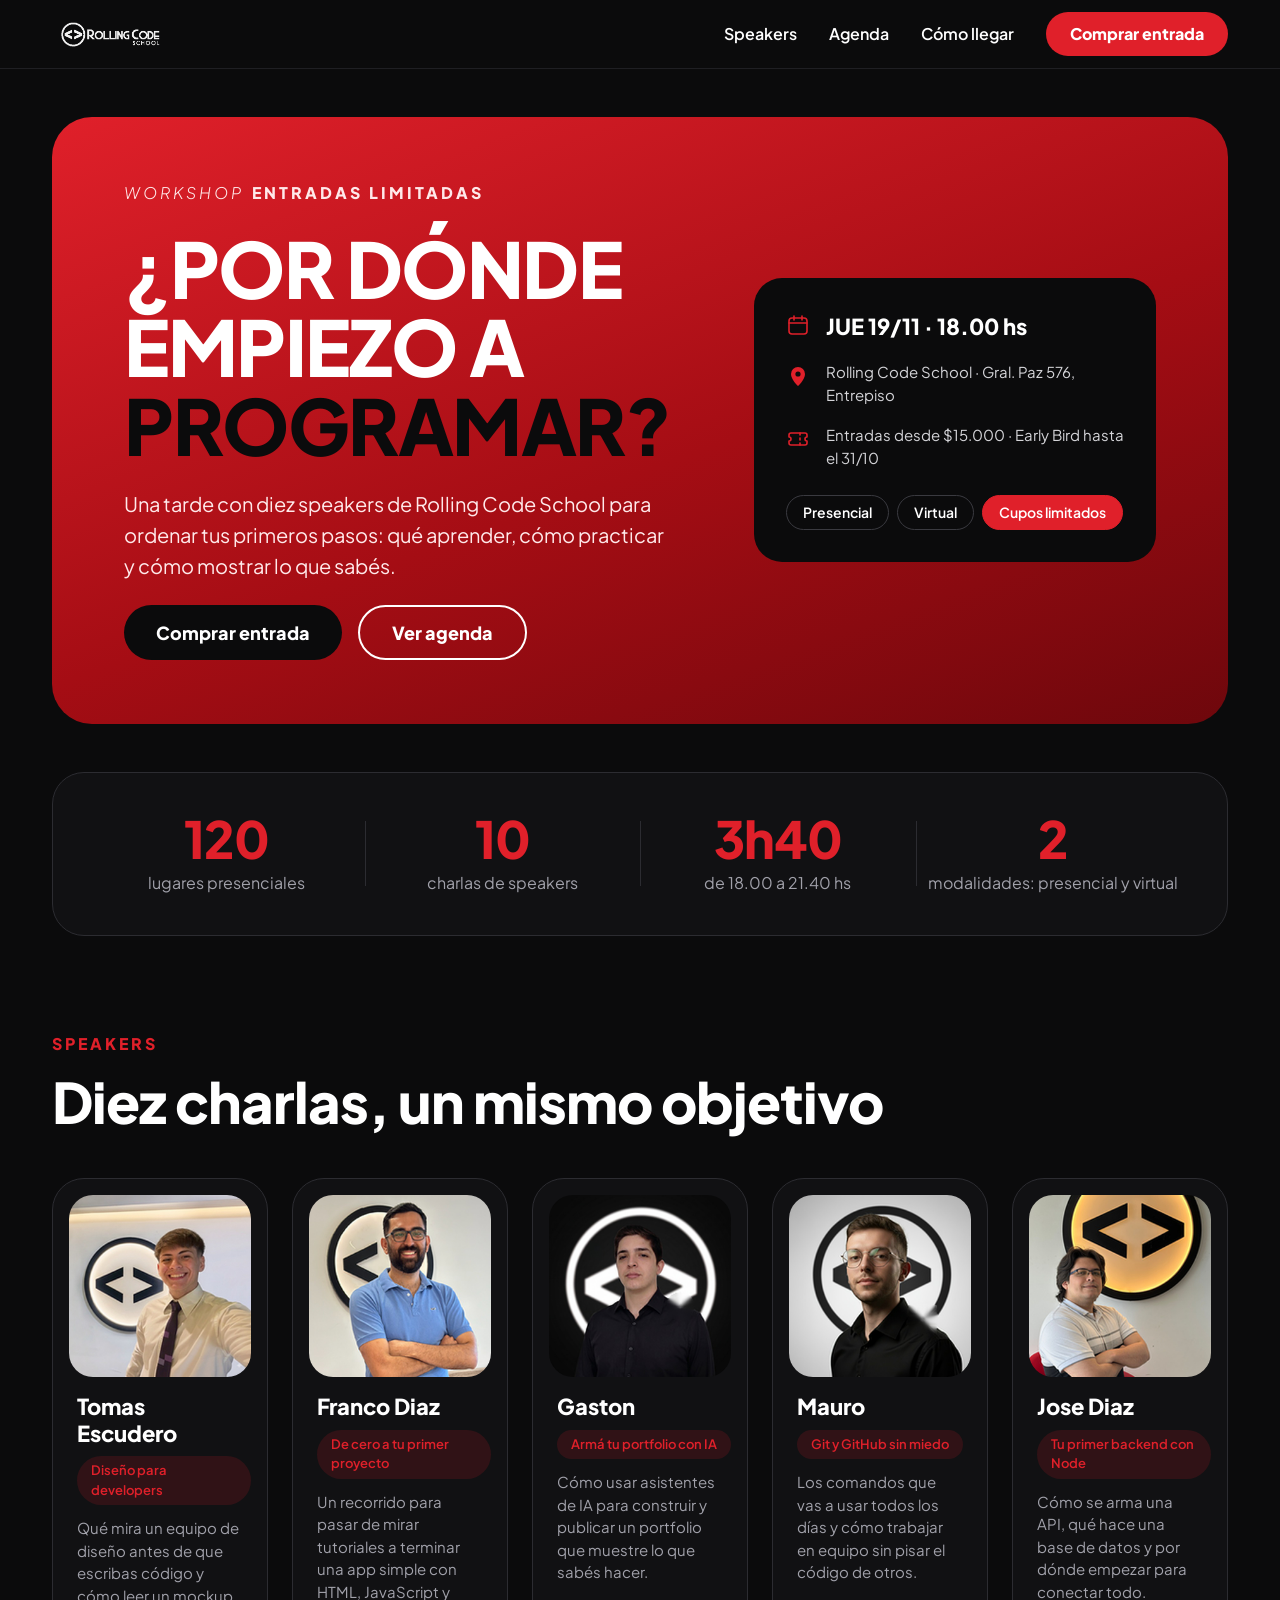
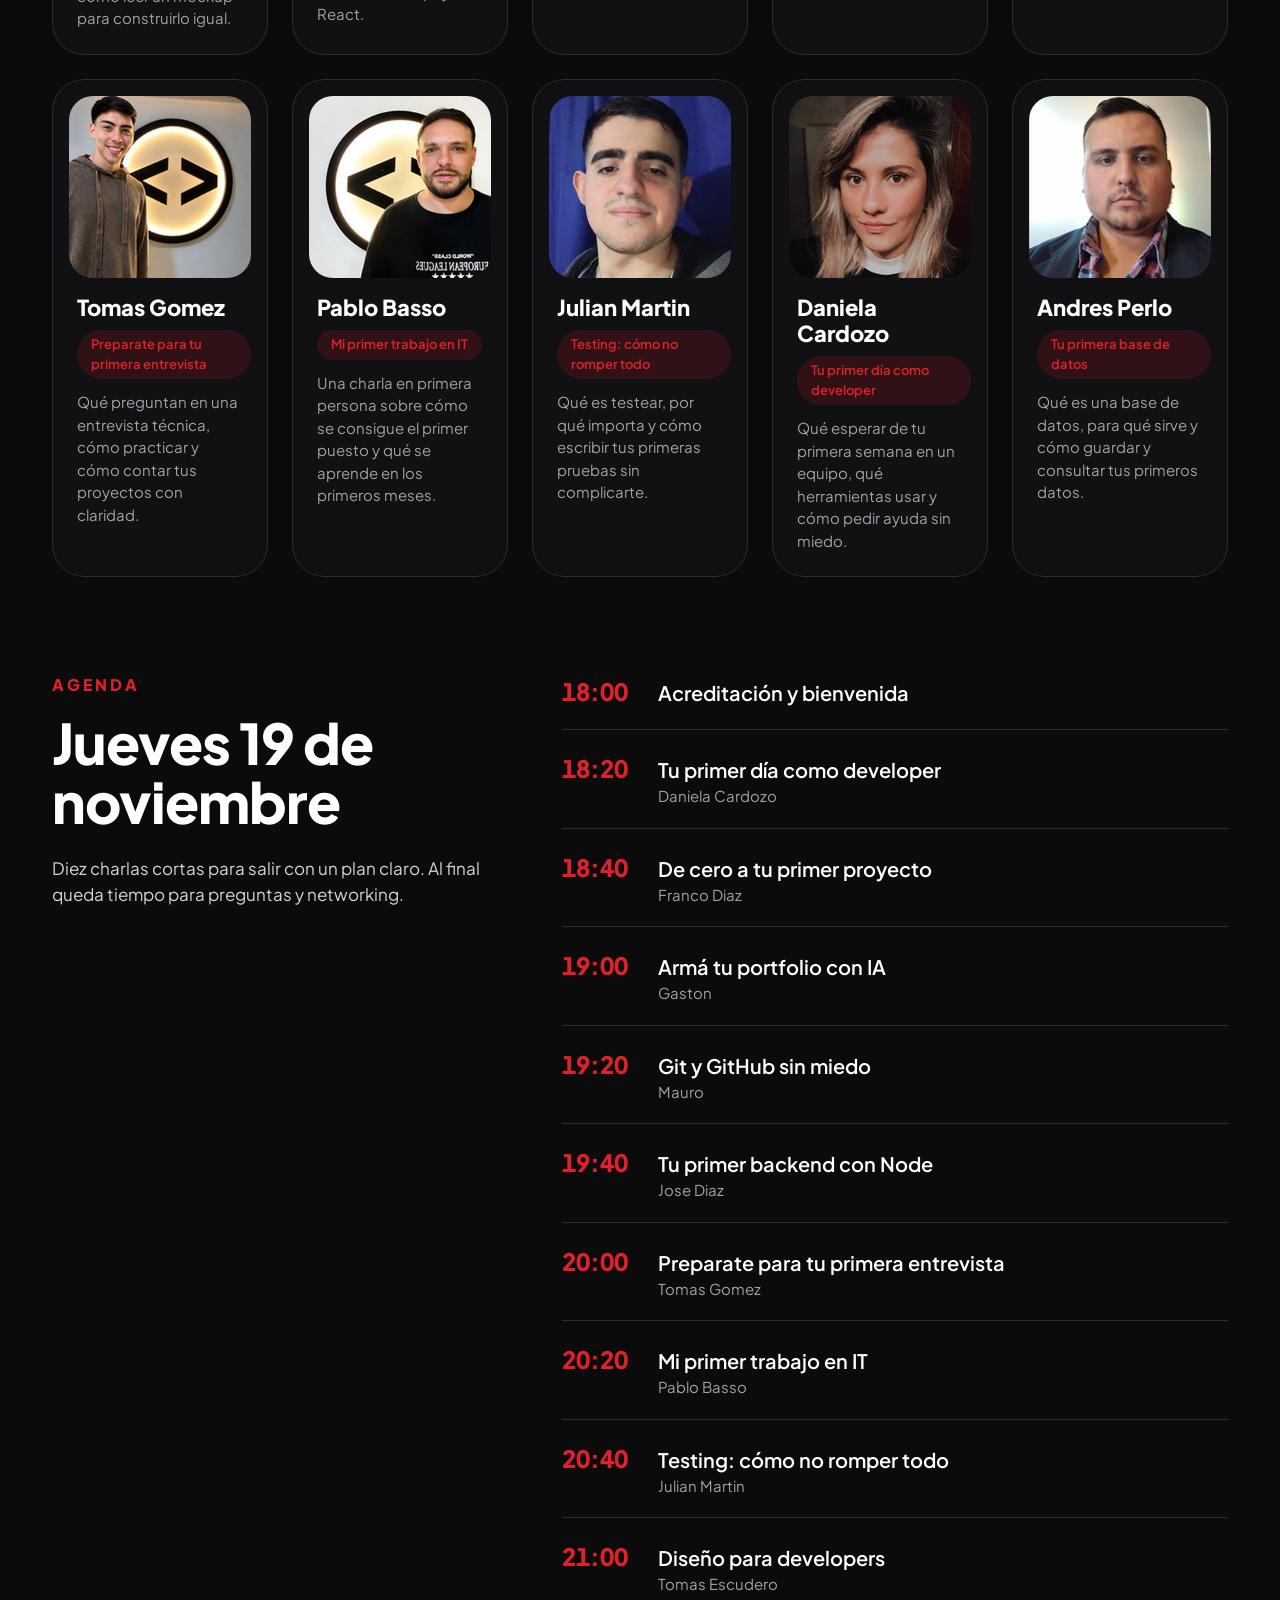
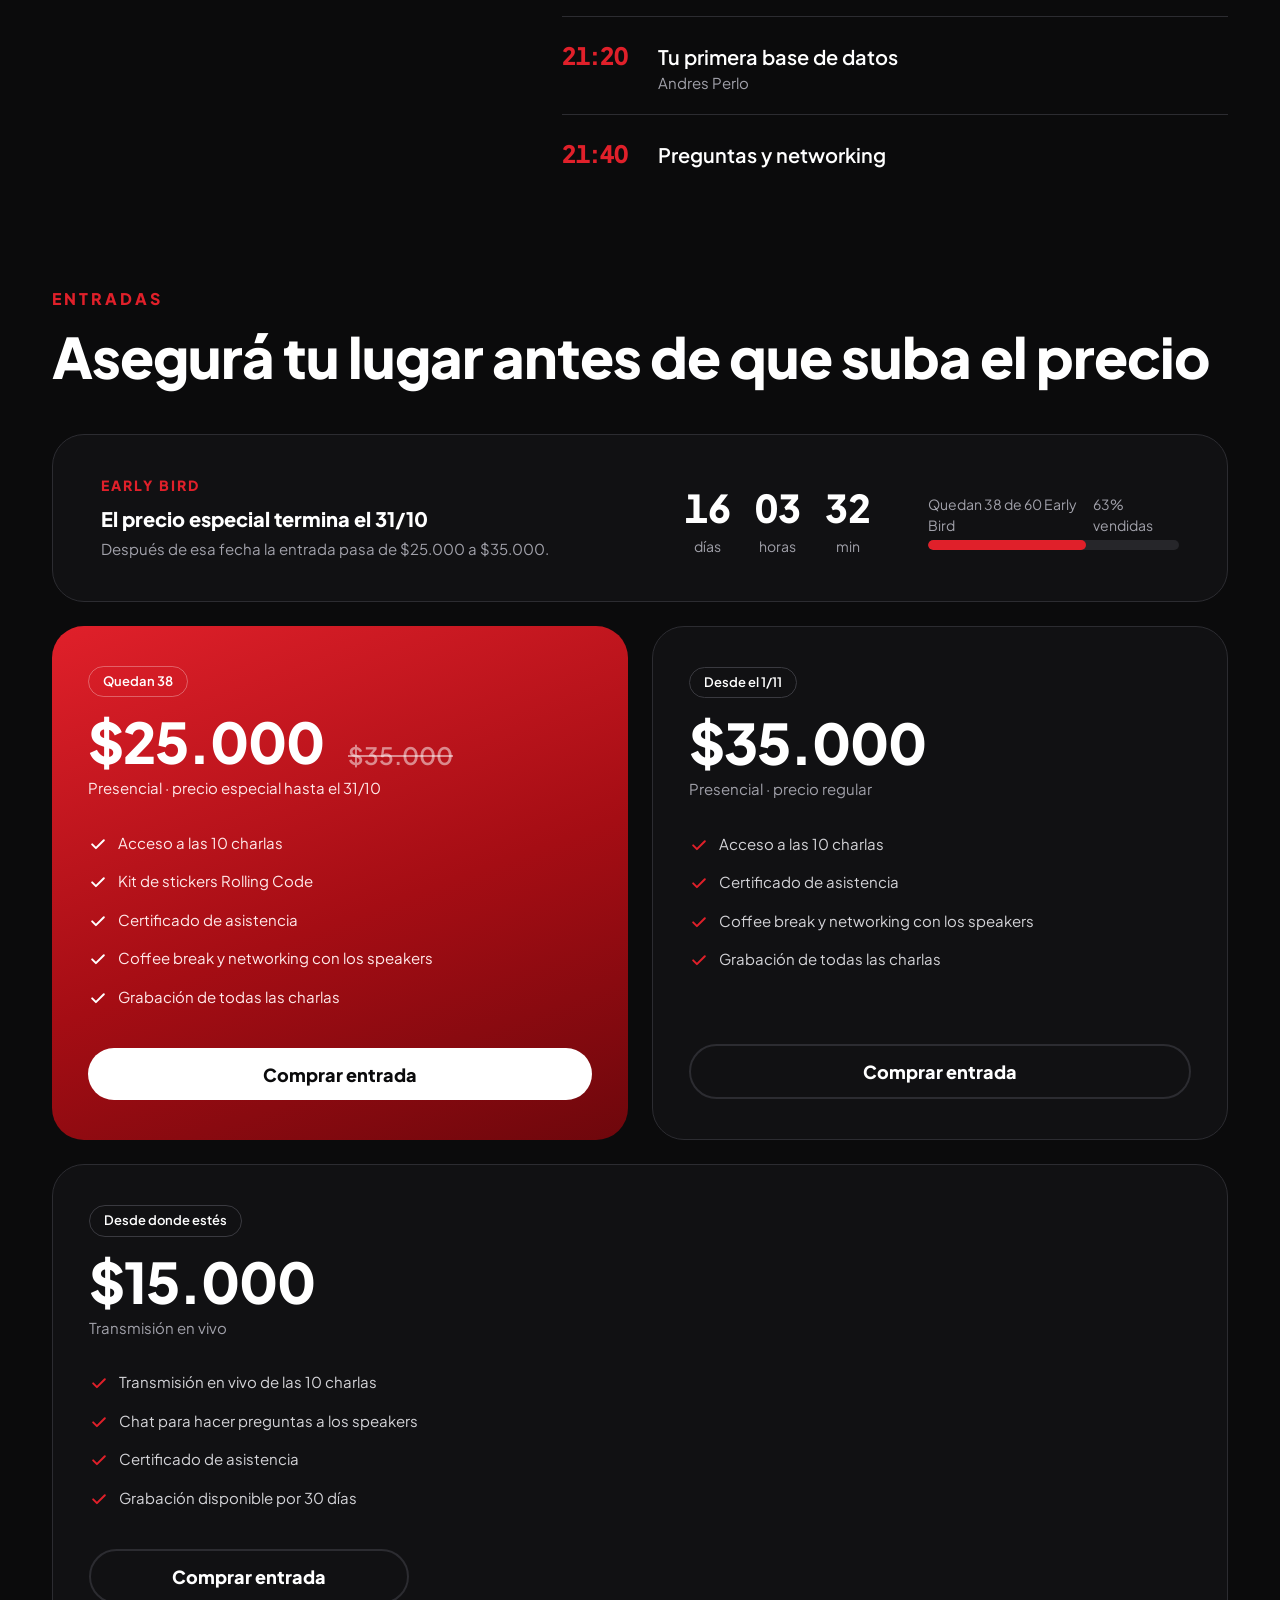
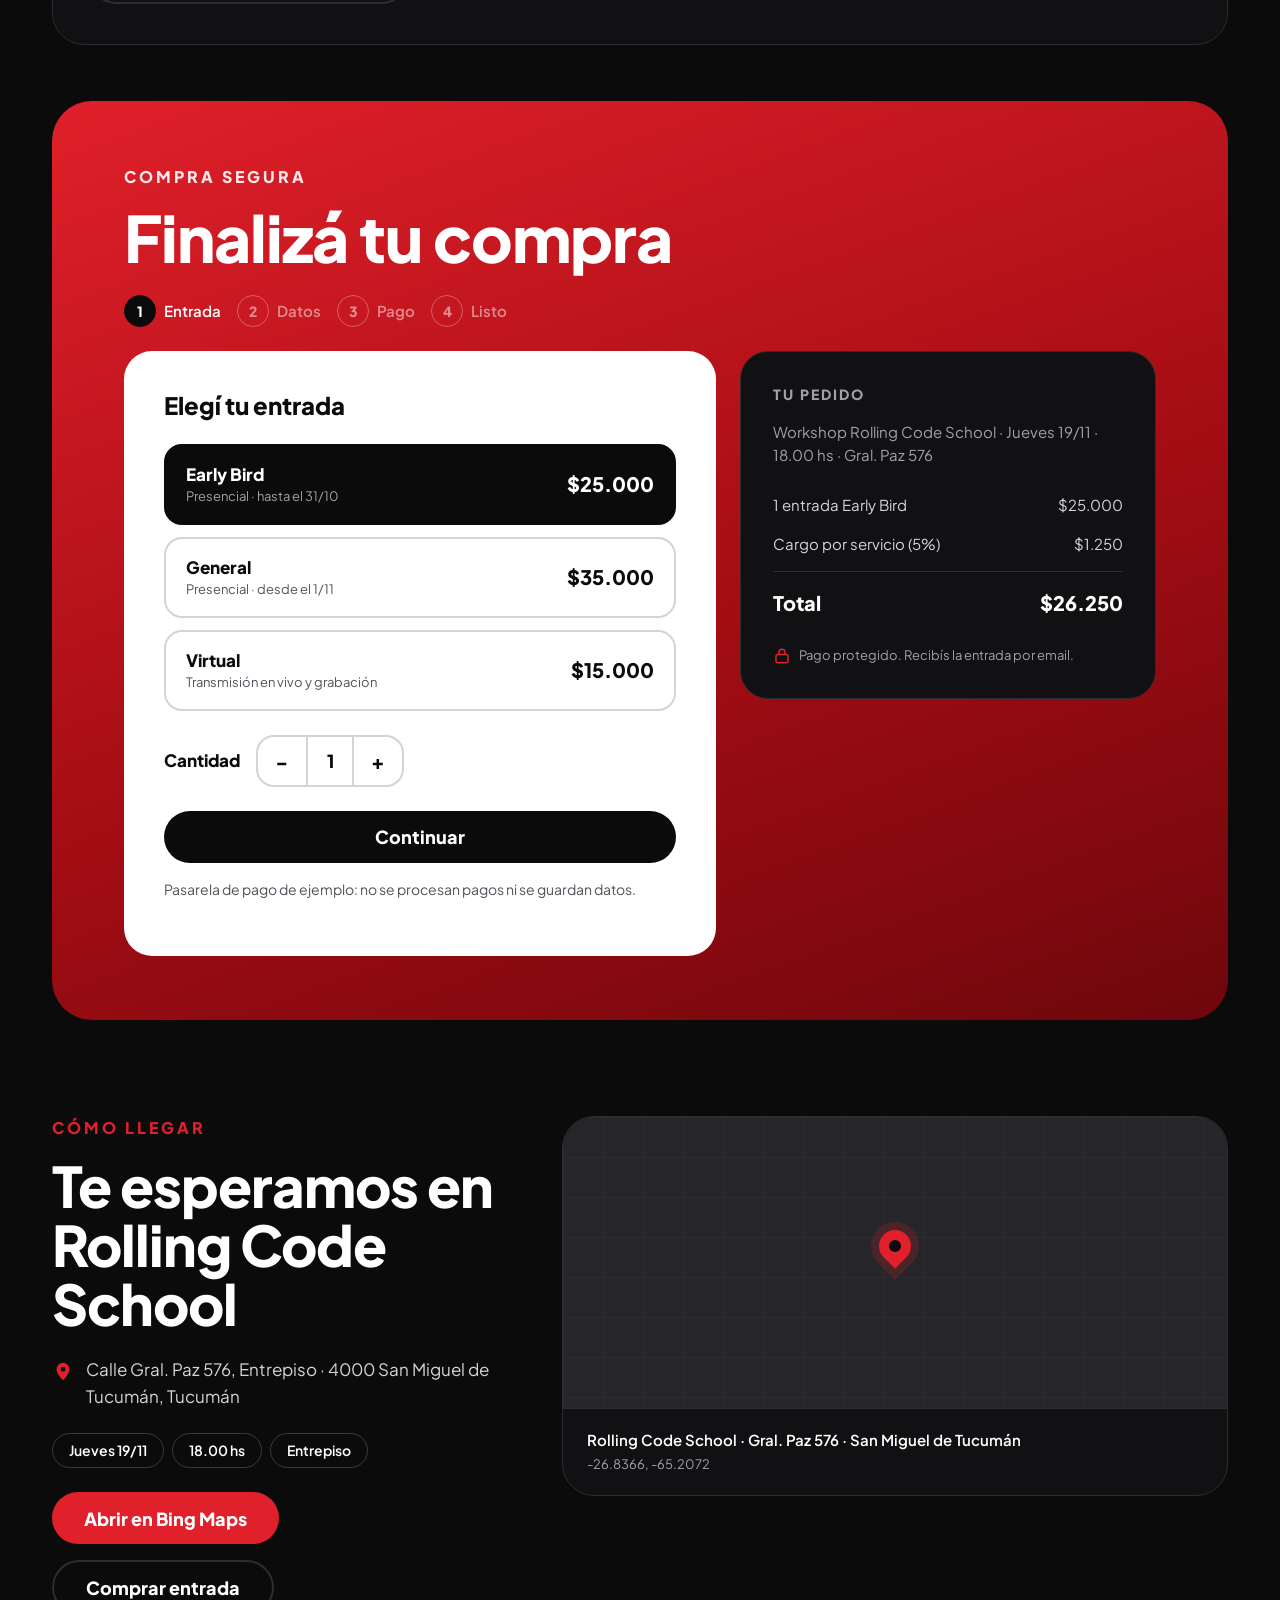
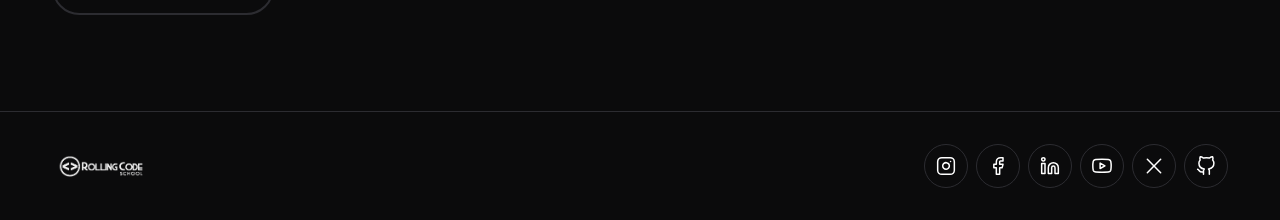
<file: index.html>
<!DOCTYPE html>
<html lang="es">
<head>
  <meta charset="UTF-8">
  <meta name="viewport" content="width=device-width, initial-scale=1">
  <title>¿Por dónde empiezo a programar? — Workshop Rolling Code</title>
  <meta name="description" content="Workshop presencial y virtual de Rolling Code School. Diez charlas para ordenar tus primeros pasos en programación. Jueves 19/11, 18 hs.">
  <link href="https://fonts.googleapis.com/css2?family=Plus+Jakarta+Sans:ital,wght@0,400;0,600;0,800;1,300&display=swap" rel="stylesheet">
  <link href="https://cdn.jsdelivr.net/npm/bootstrap@5.3.3/dist/css/bootstrap.min.css" rel="stylesheet">
  <link rel="stylesheet" href="https://cdn.jsdelivr.net/npm/bootstrap-icons@1.11.3/font/bootstrap-icons.min.css">
  <link href="css/styles.css" rel="stylesheet">
</head>
<body>

  <!-- ============================== NAVBAR ============================== -->
  <nav class="navbar navbar-expand-lg navbar-dark navbar-rc sticky-top">
    <div class="container">
      <a class="navbar-brand d-flex align-items-center" href="#">
        <img src="img/logo/logo-rolling-blanco.png" alt="Rolling Code School" class="navbar-logo">
      </a>
      <button class="navbar-toggler border-0" type="button" data-bs-toggle="collapse" data-bs-target="#navbarMain" aria-controls="navbarMain" aria-expanded="false" aria-label="Abrir menú">
        <span class="navbar-toggler-icon"></span>
      </button>
      <div class="collapse navbar-collapse" id="navbarMain">
        <ul class="navbar-nav ms-auto me-3 align-items-lg-center">
          <li class="nav-item"><a class="nav-link" href="#speakers">Speakers</a></li>
          <li class="nav-item"><a class="nav-link" href="#agenda">Agenda</a></li>
          <li class="nav-item"><a class="nav-link" href="#como-llegar">Cómo llegar</a></li>
        </ul>
        <a href="#entradas" class="btn-rc btn-rc-red btn-nav">Comprar entrada</a>
      </div>
    </div>
  </nav>

  <main>

    <!-- ============================== HERO ============================== -->
    <section class="hero-section" aria-label="Hero">
      <div class="container">
        <div class="hero-block">
          <div class="row align-items-center g-5">
            <div class="col-lg-7">
              <p class="hero-label">
                <span class="word-workshop">WORKSHOP</span>
                <span>ENTRADAS LIMITADAS</span>
              </p>
              <h1>¿POR DÓNDE EMPIEZO A <span class="word-black">PROGRAMAR?</span></h1>
              <p class="hero-paragraph mt-4" style="max-width:540px;">Una tarde con diez speakers de Rolling Code School para ordenar tus primeros pasos: qué aprender, cómo practicar y cómo mostrar lo que sabés.</p>
              <div class="d-flex flex-wrap gap-3 mt-4">
                <a href="#entradas" class="btn-rc btn-rc-black">Comprar entrada</a>
                <a href="#agenda" class="btn-rc btn-rc-outline-white">Ver agenda</a>
              </div>
            </div>
            <div class="col-lg-5">
              <div class="hero-info-card">
                <div class="info-row">
                  <img src="img/iconos/calendario.svg" alt="" class="info-icon" aria-hidden="true">
                  <div>
                    <p class="info-date">JUE 19/11 · 18.00 hs</p>
                  </div>
                </div>
                <div class="info-row">
                  <img src="img/iconos/ubicacion.svg" alt="" class="info-icon" aria-hidden="true">
                  <div>
                    <p class="info-detail">Rolling Code School · Gral. Paz 576, Entrepiso</p>
                  </div>
                </div>
                <div class="info-row">
                  <img src="img/iconos/entrada.svg" alt="" class="info-icon" aria-hidden="true">
                  <div>
                    <p class="info-price">Entradas desde $15.000 · Early Bird hasta el 31/10</p>
                  </div>
                </div>
                <div class="d-flex flex-wrap gap-2 pt-2">
                  <span class="chip">Presencial</span>
                  <span class="chip">Virtual</span>
                  <span class="chip chip-red-filled">Cupos limitados</span>
                </div>
              </div>
            </div>
          </div>
        </div>
      </div>
    </section>

    <!-- ============================== DATA BAR ============================== -->
    <section class="container" aria-label="Datos del evento">
      <div class="data-bar">
        <div class="row text-center g-4">
          <div class="col-6 col-md-3 data-col">
            <div class="data-number">120</div>
            <div class="data-label">lugares presenciales</div>
          </div>
          <div class="col-6 col-md-3 data-col">
            <div class="data-number">10</div>
            <div class="data-label">charlas de speakers</div>
          </div>
          <div class="col-6 col-md-3 data-col">
            <div class="data-number">3h40</div>
            <div class="data-label">de 18.00 a 21.40 hs</div>
          </div>
          <div class="col-6 col-md-3 data-col">
            <div class="data-number">2</div>
            <div class="data-label">modalidades: presencial y virtual</div>
          </div>
        </div>
      </div>
    </section>

    <!-- ============================== SPEAKERS ============================== -->
    <section id="speakers" class="section-speakers">
      <div class="container">
        <p class="section-label">SPEAKERS</p>
        <h2 class="section-title mb-5">Diez charlas, un mismo objetivo</h2>

        <div class="row row-cols-1 row-cols-sm-2 row-cols-lg-3 row-cols-xl-5 g-4">

          <!-- Speaker 1 -->
          <div class="col">
            <div class="card-speaker">
              <img src="img/speakers/speaker-01-tomas-escudero.jpg" alt="Tomas Escudero" class="speaker-photo" loading="lazy">
              <h3 class="speaker-name">Tomas Escudero</h3>
              <span class="speaker-chip">Diseño para developers</span>
              <p class="speaker-desc">Qué mira un equipo de diseño antes de que escribas código y cómo leer un mockup para construirlo igual.</p>
            </div>
          </div>

          <!-- Speaker 2 -->
          <div class="col">
            <div class="card-speaker">
              <img src="img/speakers/speaker-02-franco-diaz.jpg" alt="Franco Diaz" class="speaker-photo" loading="lazy">
              <h3 class="speaker-name">Franco Diaz</h3>
              <span class="speaker-chip">De cero a tu primer proyecto</span>
              <p class="speaker-desc">Un recorrido para pasar de mirar tutoriales a terminar una app simple con HTML, JavaScript y React.</p>
            </div>
          </div>

          <!-- Speaker 3 -->
          <div class="col">
            <div class="card-speaker">
              <img src="img/speakers/speaker-03-gaston.jpg" alt="Gaston" class="speaker-photo" loading="lazy">
              <h3 class="speaker-name">Gaston</h3>
              <span class="speaker-chip">Armá tu portfolio con IA</span>
              <p class="speaker-desc">Cómo usar asistentes de IA para construir y publicar un portfolio que muestre lo que sabés hacer.</p>
            </div>
          </div>

          <!-- Speaker 4 -->
          <div class="col">
            <div class="card-speaker">
              <img src="img/speakers/speaker-04-mauro.jpg" alt="Mauro" class="speaker-photo" loading="lazy">
              <h3 class="speaker-name">Mauro</h3>
              <span class="speaker-chip">Git y GitHub sin miedo</span>
              <p class="speaker-desc">Los comandos que vas a usar todos los días y cómo trabajar en equipo sin pisar el código de otros.</p>
            </div>
          </div>

          <!-- Speaker 5 -->
          <div class="col">
            <div class="card-speaker">
              <img src="img/speakers/speaker-05-jose-diaz.jpg" alt="Jose Diaz" class="speaker-photo" loading="lazy">
              <h3 class="speaker-name">Jose Diaz</h3>
              <span class="speaker-chip">Tu primer backend con Node</span>
              <p class="speaker-desc">Cómo se arma una API, qué hace una base de datos y por dónde empezar para conectar todo.</p>
            </div>
          </div>

          <!-- Speaker 6 -->
          <div class="col">
            <div class="card-speaker">
              <img src="img/speakers/speaker-06-tomas-gomez.jpg" alt="Tomas Gomez" class="speaker-photo" loading="lazy">
              <h3 class="speaker-name">Tomas Gomez</h3>
              <span class="speaker-chip">Preparate para tu primera entrevista</span>
              <p class="speaker-desc">Qué preguntan en una entrevista técnica, cómo practicar y cómo contar tus proyectos con claridad.</p>
            </div>
          </div>

          <!-- Speaker 7 -->
          <div class="col">
            <div class="card-speaker">
              <img src="img/speakers/speaker-07-pablo-basso.jpg" alt="Pablo Basso" class="speaker-photo" loading="lazy">
              <h3 class="speaker-name">Pablo Basso</h3>
              <span class="speaker-chip">Mi primer trabajo en IT</span>
              <p class="speaker-desc">Una charla en primera persona sobre cómo se consigue el primer puesto y qué se aprende en los primeros meses.</p>
            </div>
          </div>

          <!-- Speaker 8 -->
          <div class="col">
            <div class="card-speaker">
              <img src="img/speakers/speaker-08-julian-martin.jpg" alt="Julian Martin" class="speaker-photo" loading="lazy">
              <h3 class="speaker-name">Julian Martin</h3>
              <span class="speaker-chip">Testing: cómo no romper todo</span>
              <p class="speaker-desc">Qué es testear, por qué importa y cómo escribir tus primeras pruebas sin complicarte.</p>
            </div>
          </div>

          <!-- Speaker 9 -->
          <div class="col">
            <div class="card-speaker">
              <img src="img/speakers/speaker-09-daniela-cardozo.jpg" alt="Daniela Cardozo" class="speaker-photo" loading="lazy">
              <h3 class="speaker-name">Daniela Cardozo</h3>
              <span class="speaker-chip">Tu primer día como developer</span>
              <p class="speaker-desc">Qué esperar de tu primera semana en un equipo, qué herramientas usar y cómo pedir ayuda sin miedo.</p>
            </div>
          </div>

          <!-- Speaker 10 -->
          <div class="col">
            <div class="card-speaker">
              <img src="img/speakers/speaker-10-andres-perlo.jpg" alt="Andres Perlo" class="speaker-photo" loading="lazy">
              <h3 class="speaker-name">Andres Perlo</h3>
              <span class="speaker-chip">Tu primera base de datos</span>
              <p class="speaker-desc">Qué es una base de datos, para qué sirve y cómo guardar y consultar tus primeros datos.</p>
            </div>
          </div>

        </div>
      </div>
    </section>

    <!-- ============================== AGENDA ============================== -->
    <section id="agenda" class="section-agenda">
      <div class="container">
        <div class="row g-5">
          <div class="col-lg-5">
            <p class="section-label">AGENDA</p>
            <h2 class="section-title mb-4">Jueves 19 de noviembre</h2>
            <p class="paragraph-common">Diez charlas cortas para salir con un plan claro. Al final queda tiempo para preguntas y networking.</p>
          </div>
          <div class="col-lg-7">

            <div class="agenda-item">
              <span class="agenda-time">18:00</span>
              <div>
                <span class="agenda-talk">Acreditación y bienvenida</span>
              </div>
            </div>

            <div class="agenda-item">
              <span class="agenda-time">18:20</span>
              <div>
                <span class="agenda-talk">Tu primer día como developer</span>
                <div class="agenda-speaker-name">Daniela Cardozo</div>
              </div>
            </div>

            <div class="agenda-item">
              <span class="agenda-time">18:40</span>
              <div>
                <span class="agenda-talk">De cero a tu primer proyecto</span>
                <div class="agenda-speaker-name">Franco Diaz</div>
              </div>
            </div>

            <div class="agenda-item">
              <span class="agenda-time">19:00</span>
              <div>
                <span class="agenda-talk">Armá tu portfolio con IA</span>
                <div class="agenda-speaker-name">Gaston</div>
              </div>
            </div>

            <div class="agenda-item">
              <span class="agenda-time">19:20</span>
              <div>
                <span class="agenda-talk">Git y GitHub sin miedo</span>
                <div class="agenda-speaker-name">Mauro</div>
              </div>
            </div>

            <div class="agenda-item">
              <span class="agenda-time">19:40</span>
              <div>
                <span class="agenda-talk">Tu primer backend con Node</span>
                <div class="agenda-speaker-name">Jose Diaz</div>
              </div>
            </div>

            <div class="agenda-item">
              <span class="agenda-time">20:00</span>
              <div>
                <span class="agenda-talk">Preparate para tu primera entrevista</span>
                <div class="agenda-speaker-name">Tomas Gomez</div>
              </div>
            </div>

            <div class="agenda-item">
              <span class="agenda-time">20:20</span>
              <div>
                <span class="agenda-talk">Mi primer trabajo en IT</span>
                <div class="agenda-speaker-name">Pablo Basso</div>
              </div>
            </div>

            <div class="agenda-item">
              <span class="agenda-time">20:40</span>
              <div>
                <span class="agenda-talk">Testing: cómo no romper todo</span>
                <div class="agenda-speaker-name">Julian Martin</div>
              </div>
            </div>

            <div class="agenda-item">
              <span class="agenda-time">21:00</span>
              <div>
                <span class="agenda-talk">Diseño para developers</span>
                <div class="agenda-speaker-name">Tomas Escudero</div>
              </div>
            </div>

            <div class="agenda-item">
              <span class="agenda-time">21:20</span>
              <div>
                <span class="agenda-talk">Tu primera base de datos</span>
                <div class="agenda-speaker-name">Andres Perlo</div>
              </div>
            </div>

            <div class="agenda-item" style="border-bottom:none;">
              <span class="agenda-time">21:40</span>
              <div>
                <span class="agenda-talk">Preguntas y networking</span>
              </div>
            </div>

          </div>
        </div>
      </div>
    </section>

    <!-- ============================== ENTRADAS ============================== -->
    <section id="entradas" class="section-entradas">
      <div class="container">
        <p class="section-label">ENTRADAS</p>
        <h2 class="section-title mb-5">Asegurá tu lugar antes de que suba el precio</h2>

        <!-- Early Bird Bar -->
        <div class="early-bird-bar mb-4">
          <div class="row align-items-center g-4">
            <div class="col-lg-6">
              <p class="eb-label">EARLY BIRD</p>
              <p class="eb-title">El precio especial termina el 31/10</p>
              <p class="eb-subtitle">Después de esa fecha la entrada pasa de $25.000 a $35.000.</p>
            </div>
            <div class="col-lg-3">
              <div class="d-flex gap-4 justify-content-lg-center">
                <div class="countdown-box">
                  <div class="countdown-number">16</div>
                  <div class="countdown-label">días</div>
                </div>
                <div class="countdown-box">
                  <div class="countdown-number">03</div>
                  <div class="countdown-label">horas</div>
                </div>
                <div class="countdown-box">
                  <div class="countdown-number">32</div>
                  <div class="countdown-label">min</div>
                </div>
              </div>
            </div>
            <div class="col-lg-3">
              <div class="progress-info mb-1">
                <span>Quedan 38 de 60 Early Bird</span>
                <span>63% vendidas</span>
              </div>
              <div class="progress-bar-rc">
                <div class="progress-fill"></div>
              </div>
            </div>
          </div>
        </div>

        <!-- Ticket Cards -->
        <div class="row g-4 mb-4">

          <!-- Early Bird Card -->
          <div class="col-md-6">
            <div class="card-ticket card-ticket-early">
              <span class="ticket-chip">Quedan 38</span>
              <div class="d-flex align-items-end gap-2 mb-1">
                <span class="ticket-price">$25.000</span>
                <span class="ticket-price-old">$35.000</span>
              </div>
              <p class="ticket-type">Presencial · precio especial hasta el 31/10</p>
              <ul class="ticket-benefits">
                <li><img src="img/iconos/check-blanco.svg" alt="" class="ticket-check-icon" aria-hidden="true"> Acceso a las 10 charlas</li>
                <li><img src="img/iconos/check-blanco.svg" alt="" class="ticket-check-icon" aria-hidden="true"> Kit de stickers Rolling Code</li>
                <li><img src="img/iconos/check-blanco.svg" alt="" class="ticket-check-icon" aria-hidden="true"> Certificado de asistencia</li>
                <li><img src="img/iconos/check-blanco.svg" alt="" class="ticket-check-icon" aria-hidden="true"> Coffee break y networking con los speakers</li>
                <li><img src="img/iconos/check-blanco.svg" alt="" class="ticket-check-icon" aria-hidden="true"> Grabación de todas las charlas</li>
              </ul>
              <a href="#checkout" class="btn-rc btn-rc-white btn-ticket">Comprar entrada</a>
            </div>
          </div>

          <!-- General Card -->
          <div class="col-md-6">
            <div class="card-ticket">
              <span class="ticket-chip">Desde el 1/11</span>
              <div class="d-flex align-items-end gap-2 mb-1">
                <span class="ticket-price">$35.000</span>
              </div>
              <p class="ticket-type">Presencial · precio regular</p>
              <ul class="ticket-benefits">
                <li><img src="img/iconos/check-rojo.svg" alt="" class="ticket-check-icon" aria-hidden="true"> Acceso a las 10 charlas</li>
                <li><img src="img/iconos/check-rojo.svg" alt="" class="ticket-check-icon" aria-hidden="true"> Certificado de asistencia</li>
                <li><img src="img/iconos/check-rojo.svg" alt="" class="ticket-check-icon" aria-hidden="true"> Coffee break y networking con los speakers</li>
                <li><img src="img/iconos/check-rojo.svg" alt="" class="ticket-check-icon" aria-hidden="true"> Grabación de todas las charlas</li>
              </ul>
              <a href="#checkout" class="btn-rc btn-rc-outline-dark btn-ticket">Comprar entrada</a>
            </div>
          </div>
        </div>

        <!-- Virtual Card (full width) -->
        <div class="row">
          <div class="col-12">
            <div class="card-ticket">
              <span class="ticket-chip">Desde donde estés</span>
              <div class="d-flex align-items-end gap-2 mb-1">
                <span class="ticket-price">$15.000</span>
              </div>
              <p class="ticket-type">Transmisión en vivo</p>
              <ul class="ticket-benefits">
                <li><img src="img/iconos/check-rojo.svg" alt="" class="ticket-check-icon" aria-hidden="true"> Transmisión en vivo de las 10 charlas</li>
                <li><img src="img/iconos/check-rojo.svg" alt="" class="ticket-check-icon" aria-hidden="true"> Chat para hacer preguntas a los speakers</li>
                <li><img src="img/iconos/check-rojo.svg" alt="" class="ticket-check-icon" aria-hidden="true"> Certificado de asistencia</li>
                <li><img src="img/iconos/check-rojo.svg" alt="" class="ticket-check-icon" aria-hidden="true"> Grabación disponible por 30 días</li>
              </ul>
              <a href="#checkout" class="btn-rc btn-rc-outline-dark btn-ticket" style="max-width:320px;">Comprar entrada</a>
            </div>
          </div>
        </div>

      </div>
    </section>

    <!-- ============================== CHECKOUT ============================== -->
    <section id="checkout" class="section-checkout">
      <div class="container">
        <div class="checkout-block">

          <p class="section-label" style="color:var(--rc-pink-soft);">COMPRA SEGURA</p>
          <h2 class="checkout-title mb-4">Finalizá tu compra</h2>

          <div class="checkout-steps mb-4">
            <div class="checkout-step active">
              <span class="step-num">1</span> Entrada
            </div>
            <div class="checkout-step">
              <span class="step-num">2</span> Datos
            </div>
            <div class="checkout-step">
              <span class="step-num">3</span> Pago
            </div>
            <div class="checkout-step">
              <span class="step-num">4</span> Listo
            </div>
          </div>

          <div class="row g-4">

            <!-- Left: Ticket selector -->
            <div class="col-lg-7">
              <div class="checkout-card">
                <h3>Elegí tu entrada</h3>

                <!-- Early Bird option -->
                <div class="ticket-option selected" data-ticket="early-bird" role="button" tabindex="0" aria-label="Seleccionar entrada Early Bird">
                  <div>
                    <div class="option-name">Early Bird</div>
                    <div class="option-detail">Presencial · hasta el 31/10</div>
                  </div>
                  <div class="option-price">$25.000</div>
                </div>

                <!-- General option -->
                <div class="ticket-option" data-ticket="general" role="button" tabindex="0" aria-label="Seleccionar entrada General">
                  <div>
                    <div class="option-name">General</div>
                    <div class="option-detail">Presencial · desde el 1/11</div>
                  </div>
                  <div class="option-price">$35.000</div>
                </div>

                <!-- Virtual option -->
                <div class="ticket-option" data-ticket="virtual" role="button" tabindex="0" aria-label="Seleccionar entrada Virtual">
                  <div>
                    <div class="option-name">Virtual</div>
                    <div class="option-detail">Transmisión en vivo y grabación</div>
                  </div>
                  <div class="option-price">$15.000</div>
                </div>

                <div id="ticket-error" class="ticket-options-error">Elegí una entrada para continuar.</div>

                <!-- Quantity -->
                <div class="d-flex align-items-center gap-3 mt-4 mb-4">
                  <span style="font-weight:800;color:var(--rc-black);font-size:17px;">Cantidad</span>
                  <div class="qty-control">
                    <button type="button" id="btn-minus" aria-label="Disminuir cantidad">−</button>
                    <span class="qty-value" id="qty-value">1</span>
                    <button type="button" id="btn-plus" aria-label="Aumentar cantidad">+</button>
                  </div>
                </div>

                <button type="button" id="btn-continue" class="btn-rc btn-rc-black w-100">Continuar</button>

                <p class="checkout-disclaimer mt-3">Pasarela de pago de ejemplo: no se procesan pagos ni se guardan datos.</p>
              </div>
            </div>

            <!-- Right: Order summary -->
            <div class="col-lg-5">
              <div class="order-summary">
                <p class="summary-label">TU PEDIDO</p>
                <p class="summary-event">Workshop Rolling Code School · Jueves 19/11 · 18.00 hs · Gral. Paz 576</p>

                <div class="order-line">
                  <span id="summary-ticket-name">1 entrada Early Bird</span>
                  <span id="summary-ticket-price">$25.000</span>
                </div>
                <div class="order-line">
                  <span>Cargo por servicio (5%)</span>
                  <span id="summary-service">$1.250</span>
                </div>
                <div class="order-line order-line-total">
                  <span>Total</span>
                  <span id="summary-total">$26.250</span>
                </div>

                <div class="order-footer">
                  <img src="img/iconos/candado.svg" alt="" class="order-footer-icon" aria-hidden="true">
                  <span>Pago protegido. Recibís la entrada por email.</span>
                </div>
              </div>
            </div>

          </div>

        </div>
      </div>
    </section>

    <!-- ============================== CÓMO LLEGAR ============================== -->
    <section id="como-llegar" class="section-location">
      <div class="container">
        <div class="row g-5 align-items-start">
          <div class="col-lg-5">
            <p class="section-label">CÓMO LLEGAR</p>
            <h2 class="section-title mb-4">Te esperamos en Rolling Code School</h2>
            <div class="location-address mb-4">
              <img src="img/iconos/ubicacion.svg" alt="" class="location-icon" aria-hidden="true">
              <p class="paragraph-common mb-0">Calle Gral. Paz 576, Entrepiso · 4000 San Miguel de Tucumán, Tucumán</p>
            </div>
            <div class="d-flex flex-wrap gap-2 mb-4">
              <span class="chip">Jueves 19/11</span>
              <span class="chip">18.00 hs</span>
              <span class="chip">Entrepiso</span>
            </div>
            <div class="d-flex flex-wrap gap-3">
              <a href="https://www.bing.com/maps?q=Gral+Paz+576+San+Miguel+de+Tucum%C3%A1n" target="_blank" rel="noopener" class="btn-rc btn-rc-red">Abrir en Bing Maps</a>
              <a href="#entradas" class="btn-rc btn-rc-outline-dark">Comprar entrada</a>
            </div>
          </div>
          <div class="col-lg-7">
            <div class="map-placeholder">
              <div class="map-visual">
                <div class="map-pin"></div>
              </div>
              <div class="map-footer">
                <p class="map-name">Rolling Code School · Gral. Paz 576 · San Miguel de Tucumán</p>
                <p class="map-coords mb-0">-26.8366, -65.2072</p>
              </div>
            </div>
          </div>
        </div>
      </div>
    </section>

  </main>

  <!-- ============================== FOOTER ============================== -->
  <footer class="footer-rc">
    <div class="container">
      <div class="d-flex flex-wrap justify-content-between align-items-center gap-3">
        <img src="img/logo/logo-rolling-blanco.png" alt="Rolling Code School" class="footer-logo">
        <div class="d-flex gap-2 flex-wrap">
          <a href="https://www.instagram.com/rollingcodeschool" target="_blank" rel="noopener noreferrer" class="social-icon" aria-label="Instagram">
            <img src="img/iconos/instagram.svg" alt="" aria-hidden="true">
          </a>
          <a href="https://www.facebook.com/RollingCodeSchool" target="_blank" rel="noopener noreferrer" class="social-icon" aria-label="Facebook">
            <img src="img/iconos/facebook.svg" alt="" aria-hidden="true">
          </a>
          <a href="https://www.linkedin.com/school/rollingcodeschool" target="_blank" rel="noopener noreferrer" class="social-icon" aria-label="LinkedIn">
            <img src="img/iconos/linkedin.svg" alt="" aria-hidden="true">
          </a>
          <a href="https://www.youtube.com/@RollingCodeSchool" target="_blank" rel="noopener noreferrer" class="social-icon" aria-label="YouTube">
            <img src="img/iconos/youtube.svg" alt="" aria-hidden="true">
          </a>
          <a href="https://twitter.com/rollingcode" target="_blank" rel="noopener noreferrer" class="social-icon" aria-label="X (Twitter)">
            <img src="img/iconos/x.svg" alt="" aria-hidden="true">
          </a>
          <a href="https://github.com/rollingcodeschool" target="_blank" rel="noopener noreferrer" class="social-icon" aria-label="GitHub">
            <img src="img/iconos/github.svg" alt="" aria-hidden="true">
          </a>
        </div>
      </div>
    </div>
  </footer>

  <!-- ============================== MODAL: Datos personales ============================== -->
  <div class="modal fade" id="modalDatos" tabindex="-1" aria-labelledby="modalDatosLabel" aria-hidden="true">
    <div class="modal-dialog modal-dialog-centered">
      <div class="modal-content modal-content-rc">
        <div class="modal-header">
          <h5 class="modal-title" id="modalDatosLabel" style="font-weight:800;">Tus datos</h5>
          <button type="button" class="btn-close" data-bs-dismiss="modal" aria-label="Cerrar"></button>
        </div>
        <form id="form-datos" novalidate>
          <div class="modal-body">

            <div class="mb-3">
              <label for="input-nombre" class="form-label" style="font-weight:600;font-size:14px;">Nombre</label>
              <input type="text" class="form-control form-control-rc" id="input-nombre" placeholder="Tu nombre" required minlength="2" pattern="[a-zA-ZáéíóúÁÉÍÓÚñÑüÜ\s]{2,}">
              <div class="invalid-feedback">Ingresá tu nombre (solo letras, mínimo 2 caracteres).</div>
            </div>

            <div class="mb-3">
              <label for="input-apellido" class="form-label" style="font-weight:600;font-size:14px;">Apellido</label>
              <input type="text" class="form-control form-control-rc" id="input-apellido" placeholder="Tu apellido" required minlength="2" pattern="[a-zA-ZáéíóúÁÉÍÓÚñÑüÜ\s]{2,}">
              <div class="invalid-feedback">Ingresá tu apellido (solo letras, mínimo 2 caracteres).</div>
            </div>

            <div class="mb-3">
              <label for="input-email" class="form-label" style="font-weight:600;font-size:14px;">Email</label>
              <input type="email" class="form-control form-control-rc" id="input-email" placeholder="tu@email.com" required>
              <div class="invalid-feedback">Ingresá un email válido.</div>
            </div>

            <div class="mb-3">
              <label for="input-telefono" class="form-label" style="font-weight:600;font-size:14px;">Teléfono</label>
              <input type="tel" class="form-control form-control-rc" id="input-telefono" placeholder="3814000000" required pattern="\d{8,13}">
              <div class="invalid-feedback">Ingresá un teléfono válido (8 a 13 dígitos, solo números).</div>
            </div>

          </div>
          <div class="modal-footer">
            <button type="submit" class="btn-rc btn-rc-black w-100">Confirmar datos</button>
          </div>
        </form>
      </div>
    </div>
  </div>

  <script src="https://cdn.jsdelivr.net/npm/bootstrap@5.3.3/dist/js/bootstrap.bundle.min.js"></script>
  <script src="js/main.js"></script>
</body>
</html>
</file>
<file: css/styles.css>
/* ========================================
   Variables CSS — Rolling Code Workshop
   ======================================== */
:root {
  --rc-red: #e0202a;
  --rc-red-dark: #a50d14;
  --rc-red-deep: #6e070c;
  --rc-black: #0b0b0c;
  --rc-surface: #111113;
  --rc-surface-2: #26262a;
  --rc-border: #2c2c31;
  --rc-chip-border: #3a3a40;
  --rc-menu-line: #1f1f23;
  --rc-white: #ffffff;
  --rc-text-soft: #d4d4d8;
  --rc-text-mute: #a1a1aa;
  --rc-input-border: #d4d4d8;
  --rc-pink-soft: #ffe9ea;
  --rc-gray-on-white: #52525b;
  --rc-gradient: linear-gradient(160deg, #e0202a 0%, #a50d14 55%, #6e070c 100%);
  --bs-body-bg: var(--rc-black);
  --bs-body-color: var(--rc-white);
  --bs-body-font-family: 'Plus Jakarta Sans', system-ui, sans-serif;
}

.container {
  max-width: 1200px;
}

/* ========================================
   Base
   ======================================== */
body {
  font-family: 'Plus Jakarta Sans', system-ui, sans-serif;
  background-color: var(--rc-black);
  color: var(--rc-white);
  overflow-x: hidden;
}

/* ========================================
   Typography
   ======================================== */
h1 {
  font-size: clamp(40px, 6vw, 88px);
  font-weight: 800;
  line-height: 1.02;
  letter-spacing: -1.5px;
}

h2.section-title {
  font-size: clamp(34px, 4.5vw, 56px);
  font-weight: 800;
  line-height: 1.05;
  letter-spacing: -1px;
}

.section-label {
  font-size: 16px;
  font-weight: 800;
  text-transform: uppercase;
  letter-spacing: 3px;
  color: var(--rc-red);
  margin-bottom: 16px;
}

.hero-paragraph {
  font-size: 20px;
  font-weight: 400;
  line-height: 1.55;
  color: var(--rc-pink-soft);
}

.paragraph-common {
  font-size: 17px;
  font-weight: 400;
  line-height: 1.55;
  color: var(--rc-text-soft);
}

/* ========================================
   Navbar
   ======================================== */
.navbar-rc {
  border-bottom: 1px solid var(--rc-menu-line);
  padding: 12px 0;
  background-color: var(--rc-black);
}

.navbar-rc .navbar-brand {
  padding: 0;
}

.navbar-logo {
  height: 38px;
  width: auto;
  display: block;
}

.footer-logo {
  height: 32px;
  width: auto;
  display: block;
}

.logo-placeholder {
  width: 120px;
  height: 40px;
  background-color: var(--rc-surface-2);
  border-radius: 8px;
  display: inline-block;
}

.navbar-rc .nav-link {
  font-size: 16px;
  font-weight: 600;
  color: var(--rc-white);
  padding: 10px 16px !important;
  transition: color 0.2s;
}

.navbar-rc .nav-link:hover {
  color: var(--rc-text-soft);
}

.btn-rc {
  font-size: 18px;
  font-weight: 800;
  min-height: 52px;
  padding: 12px 32px;
  border-radius: 999px;
  display: inline-flex;
  align-items: center;
  justify-content: center;
  transition: all 0.2s;
  border: none;
  cursor: pointer;
  text-decoration: none;
}

.btn-rc-red {
  background-color: var(--rc-red);
  color: var(--rc-white);
}

.btn-rc-red:hover {
  background-color: var(--rc-red-dark);
  color: var(--rc-white);
}

.btn-rc-black {
  background-color: var(--rc-black);
  color: var(--rc-white);
}

.btn-rc-black:hover {
  background-color: var(--rc-surface);
  color: var(--rc-white);
}

.btn-rc-outline-white {
  background-color: transparent;
  color: var(--rc-white);
  border: 2px solid var(--rc-white);
}

.btn-rc-outline-white:hover {
  background-color: rgba(255, 255, 255, 0.1);
  color: var(--rc-white);
}

.btn-rc-outline-dark {
  background-color: transparent;
  color: var(--rc-white);
  border: 2px solid var(--rc-border);
}

.btn-rc-outline-dark:hover {
  background-color: var(--rc-surface);
  color: var(--rc-white);
}

.btn-rc-white {
  background-color: var(--rc-white);
  color: var(--rc-black);
}

.btn-rc-white:hover {
  background-color: var(--rc-text-soft);
  color: var(--rc-black);
}

.btn-nav {
  font-size: 16px;
  min-height: 44px;
  padding: 8px 24px;
}

/* ========================================
   Hero
   ======================================== */
.hero-section {
  padding-top: 48px;
}

.hero-block {
  background: var(--rc-gradient);
  border-radius: 40px;
  padding: 64px 72px;
  position: relative;
  max-width: 1312px;
  margin: 0 auto;
}

.hero-block h1 .word-black {
  color: var(--rc-black);
}

.hero-block .hero-label {
  display: inline-flex;
  align-items: center;
  gap: 8px;
  font-size: 16px;
  font-weight: 800;
  text-transform: uppercase;
  letter-spacing: 3px;
  color: var(--rc-pink-soft);
  margin-bottom: 24px;
}

.hero-block .hero-label .word-workshop {
  font-weight: 300;
  font-style: italic;
}

.hero-info-card {
  background-color: var(--rc-black);
  border-radius: 28px;
  padding: 32px;
  color: var(--rc-white);
}

.hero-info-card .info-row {
  display: flex;
  align-items: flex-start;
  gap: 16px;
  margin-bottom: 18px;
}

.hero-info-card .info-icon {
  width: 24px;
  height: 24px;
  flex-shrink: 0;
  margin-top: 3px;
}

.hero-info-card .info-date {
  font-size: 22px;
  font-weight: 800;
  margin-bottom: 0;
}

.hero-info-card .info-detail {
  font-size: 15px;
  font-weight: 400;
  color: var(--rc-text-soft);
  margin-bottom: 0;
  line-height: 1.5;
}

.hero-info-card .info-price {
  font-size: 15px;
  font-weight: 400;
  color: var(--rc-text-soft);
  margin-bottom: 0;
}

.chip {
  display: inline-flex;
  align-items: center;
  font-size: 14px;
  font-weight: 600;
  padding: 6px 16px;
  border-radius: 999px;
  border: 1px solid var(--rc-chip-border);
  color: var(--rc-white);
  background: transparent;
}

.chip-red {
  border-color: var(--rc-red);
  color: var(--rc-red);
}

.chip-red-filled {
  border-color: var(--rc-red);
  background-color: var(--rc-red);
  color: var(--rc-white);
}

/* ========================================
   Data Bar
   ======================================== */
.data-bar {
  background-color: var(--rc-surface);
  border: 1px solid var(--rc-border);
  border-radius: 32px;
  padding: 40px 48px;
  margin-top: 48px;
}

.data-bar .data-number {
  font-size: clamp(36px, 4vw, 56px);
  font-weight: 800;
  color: var(--rc-red);
  line-height: 1;
  letter-spacing: -1px;
  margin-bottom: 8px;
}

.data-bar .data-label {
  font-size: 16px;
  font-weight: 400;
  color: var(--rc-text-mute);
  line-height: 1.4;
}

.data-bar .data-col {
  position: relative;
}

.data-bar .data-col + .data-col::before {
  content: '';
  position: absolute;
  left: 0;
  top: 10%;
  height: 80%;
  width: 1px;
  background-color: var(--rc-border);
}

/* ========================================
   Speakers
   ======================================== */
.section-speakers {
  padding-top: 96px;
}

.card-speaker {
  background-color: var(--rc-surface);
  border: 1px solid var(--rc-border);
  border-radius: 32px;
  padding: 16px;
  height: 100%;
  transition: transform 0.2s;
}

.card-speaker:hover {
  transform: translateY(-4px);
}

.card-speaker .speaker-photo {
  width: 100%;
  aspect-ratio: 1 / 1;
  background-color: var(--rc-surface-2);
  border-radius: 24px;
  margin-bottom: 16px;
  object-fit: cover;
  display: block;
}

.card-speaker .speaker-name {
  font-size: 22px;
  font-weight: 800;
  margin-bottom: 10px;
  padding: 0 8px;
}

.card-speaker .speaker-chip {
  display: inline-flex;
  align-items: center;
  font-size: 13px;
  font-weight: 600;
  padding: 5px 14px;
  border-radius: 999px;
  background-color: rgba(224, 32, 42, 0.15);
  color: var(--rc-red);
  margin-bottom: 12px;
  margin-left: 8px;
}

.card-speaker .speaker-desc {
  font-size: 15px;
  font-weight: 400;
  line-height: 1.5;
  color: var(--rc-text-mute);
  padding: 0 8px;
  margin-bottom: 8px;
}

/* ========================================
   Agenda
   ======================================== */
.section-agenda {
  padding-top: 96px;
}

.agenda-item {
  display: flex;
  align-items: baseline;
  gap: 24px;
  padding: 20px 0;
  border-bottom: 1px solid var(--rc-border);
}

.agenda-item:first-child {
  padding-top: 0;
}

.agenda-time {
  font-size: 24px;
  font-weight: 800;
  color: var(--rc-red);
  min-width: 72px;
  font-variant-numeric: tabular-nums;
  flex-shrink: 0;
}

.agenda-talk {
  font-size: 20px;
  font-weight: 600;
  color: var(--rc-white);
}

.agenda-speaker-name {
  font-size: 15px;
  font-weight: 400;
  color: var(--rc-text-mute);
}

/* ========================================
   Entradas (Tickets)
   ======================================== */
.section-entradas {
  padding-top: 96px;
}

.early-bird-bar {
  background-color: var(--rc-surface);
  border: 1px solid var(--rc-border);
  border-radius: 32px;
  padding: 40px 48px;
  margin-bottom: 24px;
}

.early-bird-bar .eb-label {
  font-size: 14px;
  font-weight: 800;
  text-transform: uppercase;
  letter-spacing: 2px;
  color: var(--rc-red);
  margin-bottom: 8px;
}

.early-bird-bar .eb-title {
  font-size: 20px;
  font-weight: 800;
  color: var(--rc-white);
  margin-bottom: 4px;
}

.early-bird-bar .eb-subtitle {
  font-size: 15px;
  font-weight: 400;
  color: var(--rc-text-mute);
  margin-bottom: 0;
}

.countdown-box {
  text-align: center;
}

.countdown-number {
  font-size: clamp(28px, 3vw, 40px);
  font-weight: 800;
  color: var(--rc-white);
  font-variant-numeric: tabular-nums;
}

.countdown-label {
  font-size: 14px;
  font-weight: 400;
  color: var(--rc-text-mute);
}

.progress-bar-rc {
  height: 10px;
  border-radius: 999px;
  background-color: var(--rc-surface-2);
  overflow: hidden;
}

.progress-bar-rc .progress-fill {
  height: 100%;
  border-radius: 999px;
  background-color: var(--rc-red);
  width: 63%;
}

.progress-info {
  display: flex;
  justify-content: space-between;
  font-size: 14px;
  font-weight: 400;
  color: var(--rc-text-mute);
  margin-top: 8px;
}

.card-ticket {
  background-color: var(--rc-surface);
  border: 1px solid var(--rc-border);
  border-radius: 32px;
  padding: 40px 36px;
  height: 100%;
  display: flex;
  flex-direction: column;
}

.card-ticket-early {
  background: var(--rc-gradient);
  border: none;
}

.card-ticket .ticket-chip {
  display: inline-flex;
  align-items: center;
  font-size: 13px;
  font-weight: 600;
  padding: 5px 14px;
  border-radius: 999px;
  border: 1px solid var(--rc-chip-border);
  color: var(--rc-white);
  margin-bottom: 16px;
  width: fit-content;
}

.card-ticket-early .ticket-chip {
  border-color: rgba(255, 255, 255, 0.3);
}

.card-ticket .ticket-price {
  font-size: 56px;
  font-weight: 800;
  line-height: 1;
  letter-spacing: -1px;
  margin-bottom: 4px;
}

.card-ticket .ticket-price-old {
  font-size: 24px;
  font-weight: 600;
  text-decoration: line-through;
  color: rgba(255, 255, 255, 0.5);
  margin-left: 16px;
}

.card-ticket-early .ticket-price-old {
  color: rgba(255, 255, 255, 0.5);
}

.card-ticket .ticket-type {
  font-size: 15px;
  font-weight: 400;
  color: var(--rc-text-mute);
  margin-bottom: 24px;
}

.card-ticket-early .ticket-type {
  color: var(--rc-pink-soft);
}

.card-ticket .ticket-benefits {
  list-style: none;
  padding: 0;
  margin: 0 0 32px 0;
  flex-grow: 1;
}

.card-ticket .ticket-benefits li {
  font-size: 15px;
  font-weight: 400;
  color: var(--rc-text-soft);
  padding: 8px 0;
  display: flex;
  align-items: flex-start;
  gap: 10px;
}

.card-ticket-early .ticket-benefits li {
  color: var(--rc-pink-soft);
}

.ticket-check {
  color: var(--rc-red);
  font-size: 18px;
  flex-shrink: 0;
  margin-top: 2px;
}

.card-ticket-early .ticket-check {
  color: var(--rc-white);
}

.ticket-check-icon {
  width: 20px;
  height: 20px;
  flex-shrink: 0;
  margin-top: 2px;
}

.card-ticket .btn-ticket {
  width: 100%;
}

.card-ticket-virtual {
  flex-direction: row;
  flex-wrap: wrap;
  align-items: flex-start;
}

/* ========================================
   Checkout
   ======================================== */
.section-checkout {
  padding-top: 56px;
}

.checkout-block {
  background: var(--rc-gradient);
  border-radius: 40px;
  padding: 64px 72px;
  max-width: 1312px;
  margin: 0 auto;
}

.checkout-block .checkout-title {
  font-size: clamp(36px, 5vw, 64px);
  font-weight: 800;
  line-height: 1.03;
  letter-spacing: -1px;
}

.checkout-steps {
  display: flex;
  gap: 16px;
  margin-bottom: 40px;
  flex-wrap: wrap;
}

.checkout-step {
  font-size: 15px;
  font-weight: 600;
  color: rgba(255, 255, 255, 0.5);
  display: flex;
  align-items: center;
  gap: 8px;
}

.checkout-step .step-num {
  width: 32px;
  height: 32px;
  border-radius: 50%;
  display: inline-flex;
  align-items: center;
  justify-content: center;
  font-size: 14px;
  font-weight: 800;
  border: 1px solid rgba(255, 255, 255, 0.3);
}

.checkout-step.active {
  color: var(--rc-white);
}

.checkout-step.active .step-num {
  background-color: var(--rc-black);
  border-color: var(--rc-black);
  color: var(--rc-white);
}

.checkout-card {
  background-color: var(--rc-white);
  border-radius: 28px;
  padding: 40px;
  color: var(--rc-black);
}

.checkout-card h3 {
  font-size: 24px;
  font-weight: 800;
  margin-bottom: 24px;
  color: var(--rc-black);
}

.ticket-option {
  border: 2px solid var(--rc-input-border);
  border-radius: 18px;
  padding: 16px 20px;
  cursor: pointer;
  display: flex;
  justify-content: space-between;
  align-items: center;
  margin-bottom: 12px;
  transition: all 0.2s;
}

.ticket-option:hover {
  border-color: var(--rc-black);
}

.ticket-option.selected {
  border-color: var(--rc-black);
  background-color: var(--rc-black);
  color: var(--rc-white);
}

.ticket-option .option-name {
  font-size: 17px;
  font-weight: 800;
}

.ticket-option .option-detail {
  font-size: 13px;
  font-weight: 400;
  color: var(--rc-gray-on-white);
}

.ticket-option.selected .option-detail {
  color: var(--rc-text-mute);
}

.ticket-option .option-price {
  font-size: 20px;
  font-weight: 800;
  white-space: nowrap;
}

.qty-control {
  display: inline-flex;
  align-items: center;
  gap: 0;
  border: 2px solid var(--rc-input-border);
  border-radius: 18px;
  overflow: hidden;
}

.qty-control button {
  width: 48px;
  height: 48px;
  border: none;
  background: transparent;
  font-size: 20px;
  font-weight: 800;
  cursor: pointer;
  color: var(--rc-black);
  display: flex;
  align-items: center;
  justify-content: center;
  transition: background 0.2s;
}

.qty-control button:hover {
  background-color: rgba(0, 0, 0, 0.05);
}

.qty-control .qty-value {
  width: 48px;
  height: 48px;
  display: flex;
  align-items: center;
  justify-content: center;
  font-size: 18px;
  font-weight: 800;
  color: var(--rc-black);
  border-left: 2px solid var(--rc-input-border);
  border-right: 2px solid var(--rc-input-border);
}

.checkout-disclaimer {
  font-size: 14px;
  font-weight: 400;
  color: var(--rc-gray-on-white);
  margin-top: 16px;
}

.order-summary {
  background-color: var(--rc-surface);
  border: 1px solid var(--rc-border);
  border-radius: 28px;
  padding: 32px;
}

.order-summary .summary-label {
  font-size: 14px;
  font-weight: 800;
  text-transform: uppercase;
  letter-spacing: 2px;
  color: var(--rc-text-mute);
  margin-bottom: 16px;
}

.order-summary .summary-event {
  font-size: 15px;
  font-weight: 400;
  color: var(--rc-text-mute);
  margin-bottom: 20px;
  line-height: 1.5;
}

.order-line {
  display: flex;
  justify-content: space-between;
  font-size: 15px;
  font-weight: 400;
  color: var(--rc-text-soft);
  padding: 8px 0;
}

.order-line-total {
  font-size: 20px;
  font-weight: 800;
  color: var(--rc-white);
  border-top: 1px solid var(--rc-border);
  padding-top: 16px;
  margin-top: 8px;
}

.order-footer {
  font-size: 13px;
  font-weight: 400;
  color: var(--rc-text-mute);
  margin-top: 20px;
  display: flex;
  align-items: center;
  gap: 8px;
}

.order-footer-icon {
  width: 18px;
  height: 18px;
  flex-shrink: 0;
}

/* ========================================
   Cómo llegar
   ======================================== */
.section-location {
  padding-top: 96px;
  padding-bottom: 96px;
}

.location-address {
  display: flex;
  align-items: flex-start;
  gap: 12px;
}

.location-icon {
  width: 22px;
  height: 22px;
  flex-shrink: 0;
  margin-top: 4px;
}

.map-placeholder {
  background-color: var(--rc-surface);
  border: 1px solid var(--rc-border);
  border-radius: 32px;
  overflow: hidden;
  height: 100%;
  min-height: 380px;
  display: flex;
  flex-direction: column;
}

.map-visual {
  flex: 1;
  position: relative;
  background-color: var(--rc-surface-2);
  background-image:
    linear-gradient(var(--rc-border) 1px, transparent 1px),
    linear-gradient(90deg, var(--rc-border) 1px, transparent 1px);
  background-size: 40px 40px;
  min-height: 280px;
}

.map-pin {
  position: absolute;
  top: 50%;
  left: 50%;
  transform: translate(-50%, -100%);
}

.map-pin::before {
  content: '';
  display: block;
  width: 32px;
  height: 32px;
  background-color: var(--rc-red);
  border-radius: 50% 50% 50% 0;
  transform: rotate(-45deg);
  box-shadow: 0 0 0 8px rgba(224, 32, 42, 0.2);
}

.map-pin::after {
  content: '';
  display: block;
  width: 12px;
  height: 12px;
  background-color: var(--rc-black);
  border-radius: 50%;
  position: absolute;
  top: 10px;
  left: 10px;
}

.map-footer {
  padding: 20px 24px;
  border-top: 1px solid var(--rc-border);
}

.map-footer .map-name {
  font-size: 15px;
  font-weight: 600;
  color: var(--rc-white);
  margin-bottom: 4px;
}

.map-footer .map-coords {
  font-size: 13px;
  font-weight: 400;
  color: var(--rc-text-mute);
}

/* ========================================
   Footer
   ======================================== */
.footer-rc {
  border-top: 1px solid var(--rc-border);
  padding: 32px 0;
}

.social-icon {
  width: 44px;
  height: 44px;
  border-radius: 50%;
  border: 1px solid var(--rc-border);
  display: inline-flex;
  align-items: center;
  justify-content: center;
  color: var(--rc-white);
  text-decoration: none;
  transition: all 0.2s;
  font-size: 18px;
}

.social-icon:hover {
  border-color: var(--rc-white);
  color: var(--rc-white);
}

.social-icon img,
.social-icon svg {
  width: 20px;
  height: 20px;
  display: block;
}

/* ========================================
   Form fields
   ======================================== */
.form-control-rc {
  height: 48px;
  padding: 14px 16px;
  border: 2px solid var(--rc-input-border);
  border-radius: 14px;
  font-size: 16px;
  font-weight: 400;
  font-family: 'Plus Jakarta Sans', system-ui, sans-serif;
  color: var(--rc-black);
  background-color: var(--rc-white);
  transition: border-color 0.2s;
}

.form-control-rc:focus {
  border-color: var(--rc-black);
  box-shadow: none;
  outline: none;
}

.form-control-rc.is-invalid {
  border-color: var(--rc-red);
}

.invalid-feedback {
  font-size: 13px;
  color: var(--rc-red);
}

/* Modal styling */
.modal-content-rc {
  border-radius: 28px;
  border: none;
  padding: 8px;
}

.modal-content-rc .modal-header {
  border-bottom: 1px solid var(--rc-input-border);
  padding: 20px 24px;
}

.modal-content-rc .modal-body {
  padding: 24px;
}

.modal-content-rc .modal-footer {
  border-top: none;
  padding: 16px 24px 24px;
}

/* ========================================
   404 Page
   ======================================== */
.page-404 {
  min-height: 100vh;
  display: flex;
  flex-direction: column;
  align-items: center;
  justify-content: center;
  text-align: center;
}

.page-404 .error-code {
  font-size: clamp(100px, 20vw, 200px);
  font-weight: 800;
  color: var(--rc-red);
  line-height: 1;
  letter-spacing: -4px;
}

.page-404 .error-msg {
  font-size: 24px;
  font-weight: 600;
  color: var(--rc-text-soft);
  margin-bottom: 40px;
}

/* ========================================
   Responsive
   ======================================== */
@media (max-width: 991.98px) {
  .hero-block {
    padding: 48px 32px;
    border-radius: 32px;
  }

  .checkout-block {
    padding: 48px 32px;
    border-radius: 32px;
  }

  .data-bar {
    padding: 32px 24px;
  }

  .data-bar .data-col + .data-col::before {
    display: none;
  }

  .early-bird-bar {
    padding: 32px 24px;
  }

  .card-ticket {
    margin-bottom: 24px;
  }
}

@media (max-width: 767.98px) {
  .hero-block {
    padding: 40px 24px;
    margin-left: 0;
    margin-right: 0;
    border-radius: 28px;
  }

  .checkout-block {
    padding: 40px 24px;
    margin-left: 0;
    margin-right: 0;
    border-radius: 28px;
  }

  .checkout-card {
    padding: 24px;
  }

  .section-speakers,
  .section-agenda,
  .section-entradas,
  .section-location {
    padding-top: 64px;
  }

  .agenda-item {
    flex-direction: column;
    gap: 4px;
  }

  .agenda-time {
    font-size: 20px;
  }

  .agenda-talk {
    font-size: 17px;
  }

  .card-ticket .ticket-price {
    font-size: 40px;
  }
}

@media (max-width: 575.98px) {
  body {
    padding: 0;
  }

  .container {
    padding-left: 24px;
    padding-right: 24px;
  }

  .hero-block {
    border-radius: 24px;
  }

  .card-speaker .speaker-name {
    font-size: 18px;
  }
}

/* ========================================
   Section spacing helper
   ======================================== */
.section-gap {
  padding-top: 96px;
}

/* Validation error on ticket option container */
.ticket-options-error {
  display: none;
  font-size: 13px;
  color: var(--rc-red);
  margin-top: 8px;
}

.ticket-options-error.show {
  display: block;
}

/* Scroll offset for fixed navbar */
[id] {
  scroll-margin-top: 80px;
}
</file>
